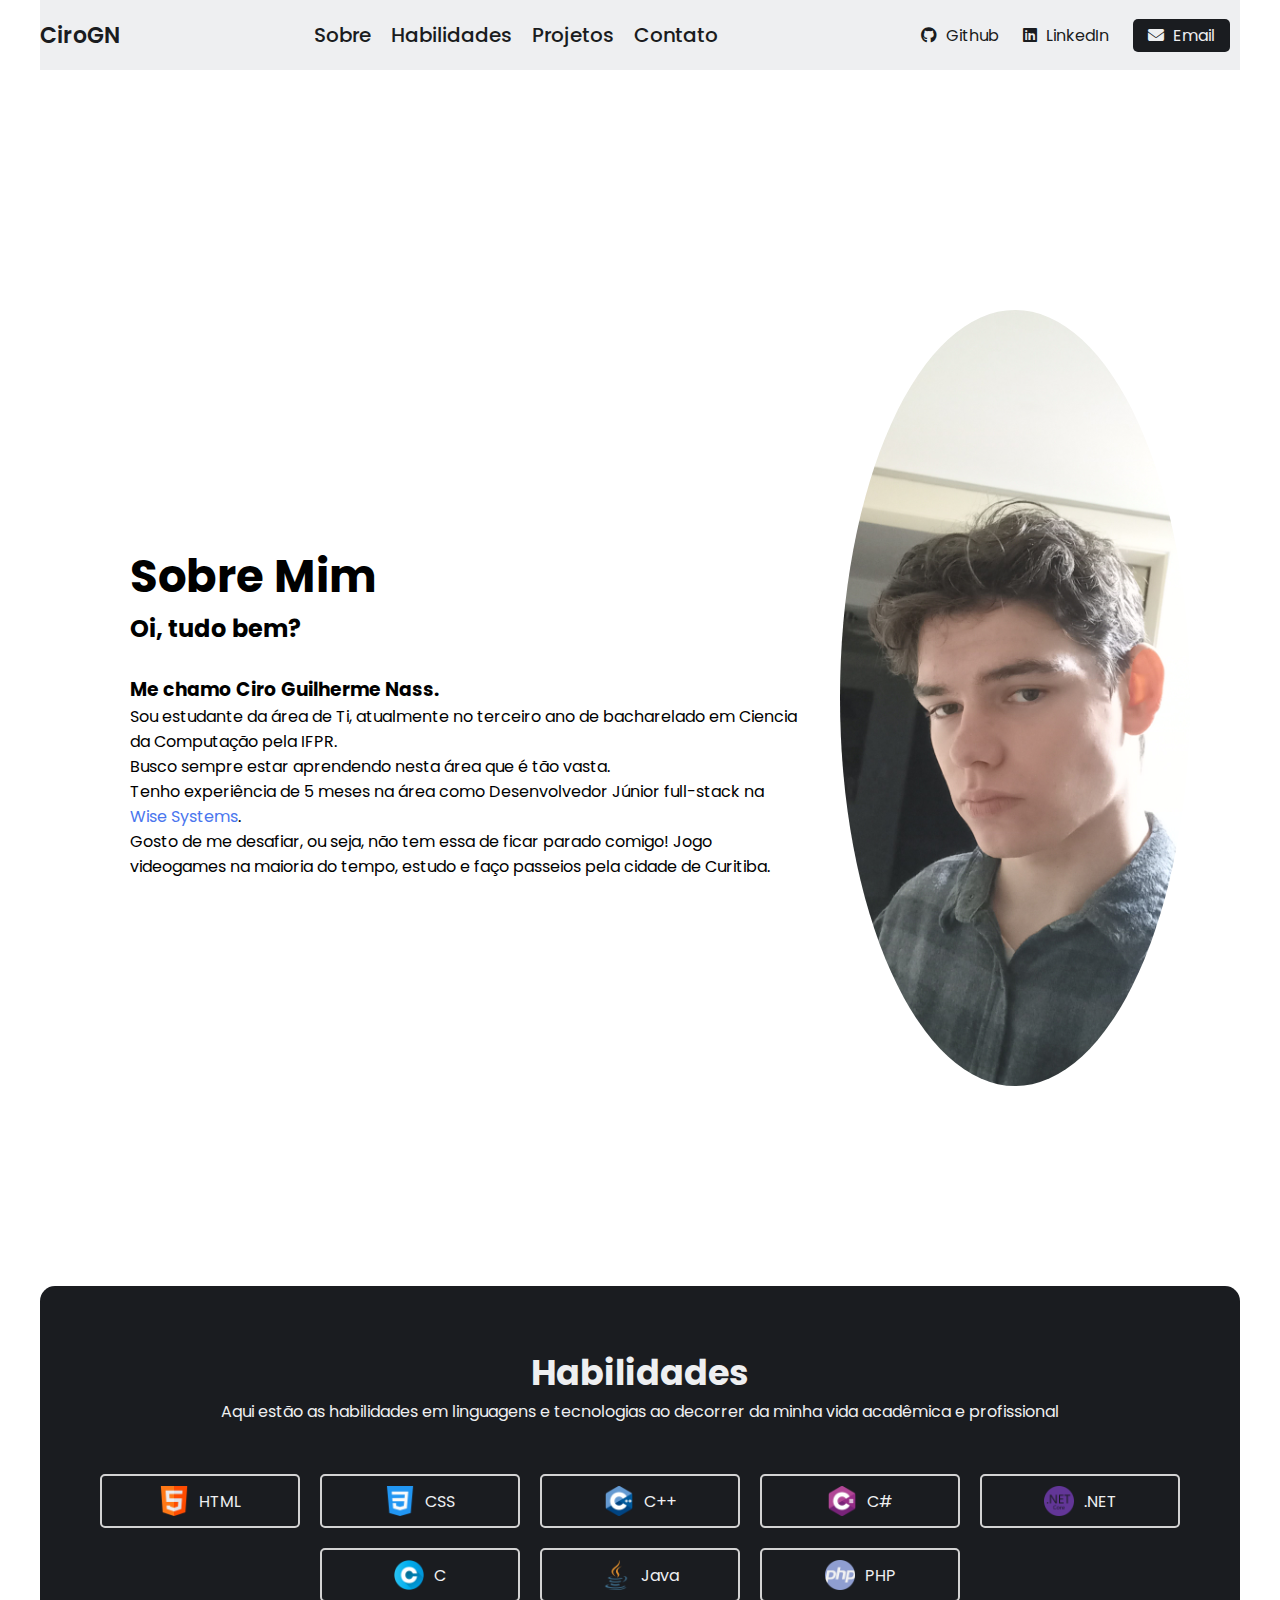
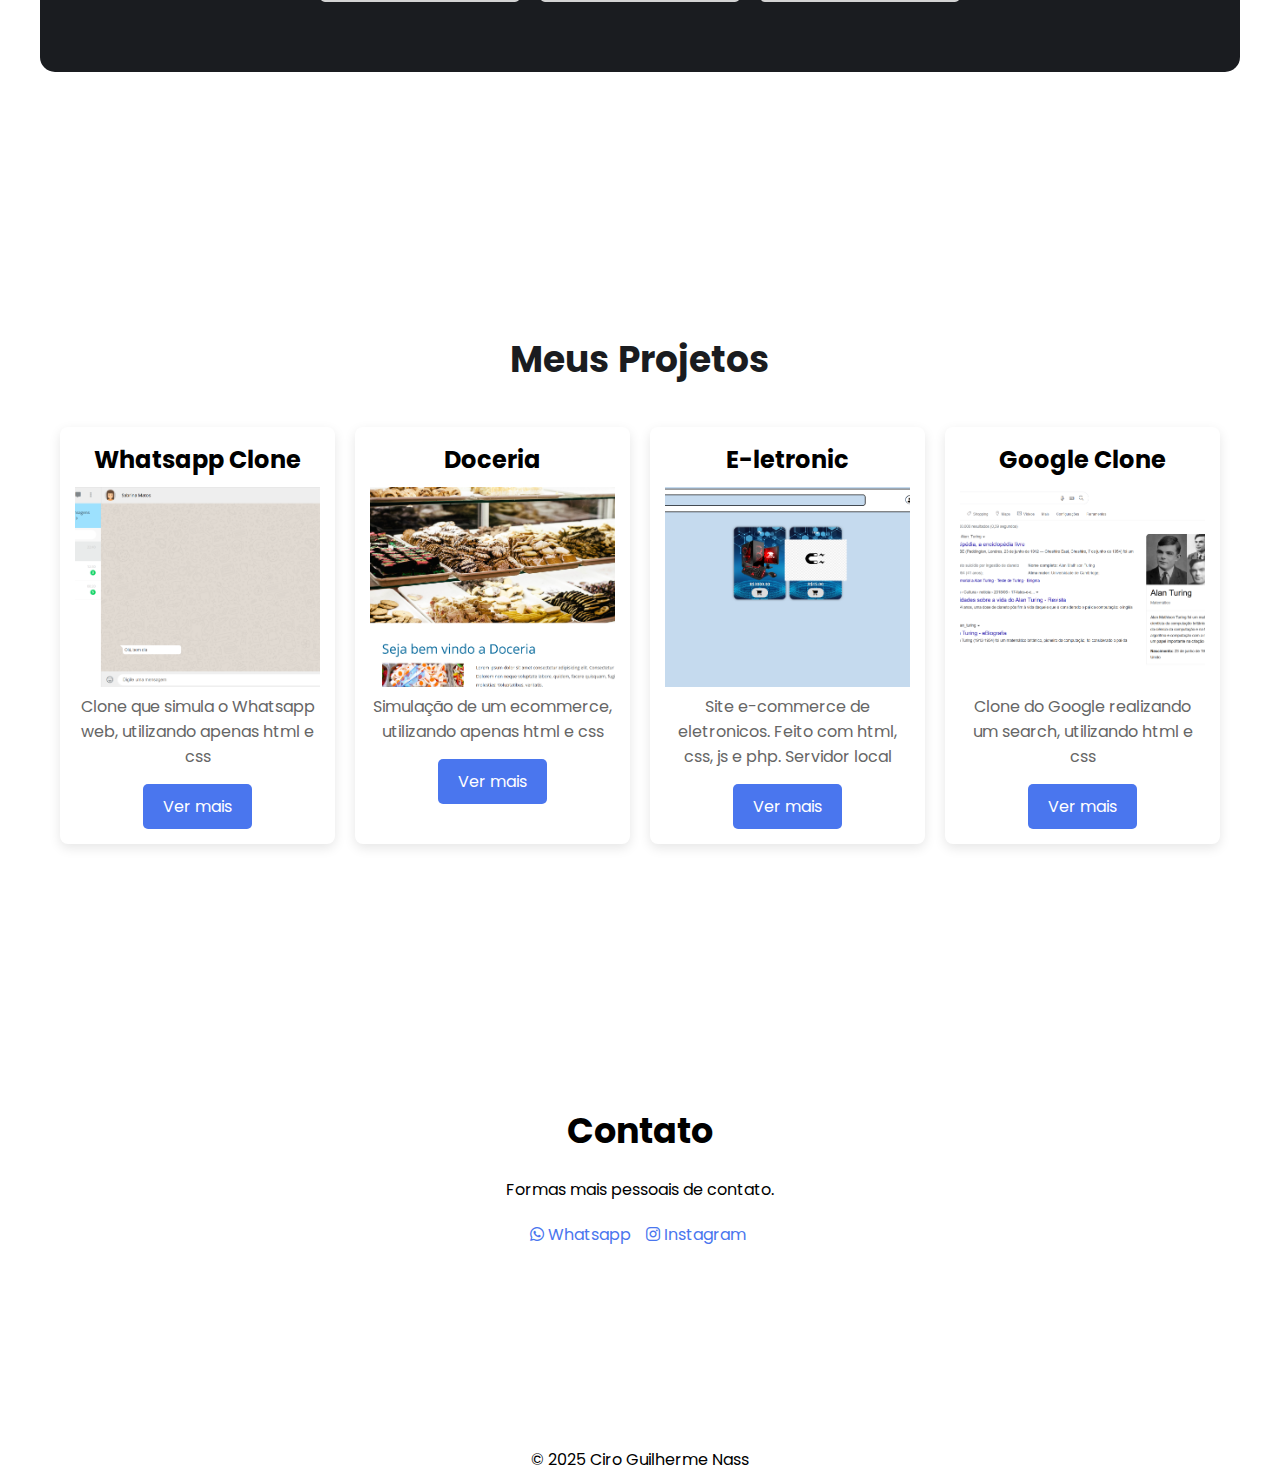
<file: index.html>
<!DOCTYPE html>
<html lang="pt-br">
<head>
    <meta charset="UTF-8">
    <meta name="viewport" content="width=device-width, initial-scale=1.0">
    <link rel="preconnect" href="https://fonts.googleapis.com">
    <link rel="preconnect" href="https://fonts.gstatic.com" crossorigin>
    <link href="https://fonts.googleapis.com/css2?family=Poppins:ital,wght@0,100;0,200;0,300;0,400;0,500;0,600;0,700;0,800;0,900;1,100;1,200;1,300;1,400;1,500;1,600;1,700;1,800;1,900&display=swap" rel="stylesheet">
    <link rel="stylesheet" href="https://cdnjs.cloudflare.com/ajax/libs/font-awesome/6.7.2/css/all.min.css" integrity="sha512-Evv84Mr4kqVGRNSgIGL/F/aIDqQb7xQ2vcrdIwxfjThSH8CSR7PBEakCr51Ck+w+/U6swU2Im1vVX0SVk9ABhg==" crossorigin="anonymous" referrerpolicy="no-referrer" />
    <link rel="stylesheet" href="css/styles.css">
    <link rel="shortcut icon" href="imgs/icons8-estatísticas-do-site-16.png" type="image/x-icon">
    <!-- <script src="main.js"></script> -->
    <title>Portfólio CiroGN</title>
</head>
<body>
    <header class="menu-fixo">
        <nav>
            <div class="left">
                <p class="nome">CiroGN</p>
            </div>
            <div class="center">
                <ul class="nav-menu-list">
                    <li class="nav-list"><a href="#sobre" class="nav-link">Sobre</a></li>
                    <li class="nav-list"><a href="#habilidades" class="nav-link">Habilidades</a></li>
                    <li class="nav-list"><a href="#projetos" class="nav-link">Projetos</a></li>
                    <li class="nav-list"><a href="#contato" class="nav-link">Contato</a></li>
                </ul>
            </div>
            <div class="right">
                <a href="http://github.com/CiroGN" target="_blank" rel="noopener noreferrer">
                    <i class="fa-brands fa-github"></i>
                    <span>Github</span>
                </a>
                
                <a href="https://www.linkedin.com/in/ciro-guilherme-nass-0213a625b/" target="_blank" rel="noopener noreferrer">
                    <i class="fa-brands fa-linkedin"></i>
                    <span>LinkedIn</span>
                </a>
                
                <a href="mailto:ciroguilhermenass@gmail.com" target="_blank">
                    <i class="fa-solid fa-envelope"></i>
                    <span>Email</span>
                </a>
            </div>

        </nav>
    </header>
        
    <main>
        <section class="sobre" id="sobre">
            <div class="sobre-container">
                <h1>Sobre Mim</h1>
                <h2>Oi, tudo bem?</h2>
                <h3><br>Me chamo Ciro Guilherme Nass.</h3>
                <p>Sou estudante da área de Ti, atualmente no terceiro ano
                    de bacharelado em Ciencia da Computação pela IFPR. <br>Busco sempre estar aprendendo nesta área que é tão vasta. <br>
                    Tenho experiência de 5 meses na área como Desenvolvedor Júnior full-stack na <a href="https://www.wises.com.br" target="_blank" id="link">Wise Systems</a>. <br>
                    Gosto de me desafiar, ou seja, não tem essa de ficar parado comigo! Jogo videogames na maioria do tempo, estudo e faço passeios pela cidade de Curitiba.
                </p>
            </div>
            <div class="img-container">
                <img src="imgs/20240525_194741.jpg" alt="Ciro Guilherme Nass">
            </div>
        </section>
        
        <section id="habilidades" class="habilidades-section">
            <h1>Habilidades</h1>
            <div class="texto">
                <p>Aqui estão as habilidades em linguagens e tecnologias ao decorrer da minha vida acadêmica e profissional</p>
            </div>
            <div class="icones">
                <div class="icone">
                    <img src="imgs/html.png" alt="HTML">
                    <span>HTML</span>
                </div>

                <div class="icone">
                    <img src="imgs/css-3.png" alt="CSS">
                    <span>CSS</span>
                </div>

                <div class="icone">
                    <img src="imgs/c-.png" alt="C++">
                    <span>C++</span>
                </div>

                <div class="icone">
                    <img src="imgs/c-sharp.png" alt="C#">
                    <span>C#</span>
                </div>
                
                <div class="icone">
                    <img src="imgs/NET core.png" alt=".NET">
                    <span>.NET</span>
                </div>

                <div class="icone">
                    <img src="imgs/letter-c.png" alt="C">
                    <span>C</span>
                </div>

                <div class="icone">
                    <img src="imgs/java.png" alt="Java">
                    <span>Java</span>
                </div>

                <div class="icone">
                    <img src="imgs/php.png" alt="PHP">
                    <span>PHP</span>
                </div>
            </div>
        </section>
        
        <section id="projetos" class="projetos-section">
            <h1>Meus Projetos</h1>
            <div class="projetos-container">
                <div class="projeto-card">
                    <div class="projeto-info">
                        <h2>Whatsapp Clone</h2>
                        <img src="imgs/Captura de tela 2025-01-23 185251.jpg" alt="Projeto 1">
                        <p>Clone que simula o Whatsapp web, utilizando apenas html e css</p>
                        <a href="https://github.com/CiroGN/TraineeWise/tree/main/Cursos/CursoHtmlECss/WhatsaapClone/6_WHATSAPP_WEB_CLONE" target="_blank" class="btn-projeto">Ver mais</a>
                    </div>
                </div>
                <div class="projeto-card">
                    <div class="projeto-info">
                        <h2>Doceria</h2>
                        <img src="imgs/Captura de tela 2025-01-23 185412.png" alt="Projeto 2">
                        <p>Simulação de um ecommerce, utilizando apenas html e css</p>
                        <a href="https://github.com/CiroGN/TraineeWise/tree/main/Cursos/CursoHtmlECss/Doceria" target="_blank" class="btn-projeto">Ver mais</a>
                    </div>
                </div>
                <div class="projeto-card">
                    <div class="projeto-info">
                        <h2>E-letronic</h2>
                        <img src="imgs/image.png" alt="Projeto 2">
                        <p>Site e-commerce de eletronicos. Feito com html, css, js e php. Servidor local</p>
                        <a href="https://github.com/CiroGN/E-Letronic" target="_blank" class="btn-projeto">Ver mais</a>
                    </div>
                </div>
                <div class="projeto-card">
                    <div class="projeto-info">
                        <h2>Google Clone</h2>
                        <img src="imgs/Captura de tela 2025-01-23 190700.png" alt="Projeto 2">
                        <p>Clone do Google realizando um search, utilizando html e css</p>
                        <a href="https://github.com/CiroGN/TraineeWise/tree/main/Cursos/CursoHtmlECss/GoogleClone/projeto_curso" target="_blank" class="btn-projeto">Ver mais</a>
                    </div>
                </div>
            </div>
        </section>

        <section id="contato" class="contato-section">
            <h1>Contato</h1>
            <div class="texto-contato">
                <p class="text-contato">Formas mais pessoais de contato.</p>
            </div>
            <div class="icones-contato">

                <a href="https://wa.me/5541984416871" target="_blank" rel="noopener noreferrer">
                    <i class="fa-brands fa-whatsapp"></i>
                    <span>Whatsapp</span>
                </a>
                
                <a href="https://www.instagram.com/ciro.gn/" target="_blank" rel="noopener noreferrer">
                    <i class="fa-brands fa-instagram"></i>
                    <span>Instagram</span>
                </a>   
            </div>
            <div class="contato-mobile">
                <a href="http://github.com/CiroGN" target="_blank" rel="noopener noreferrer">
                    <i class="fa-brands fa-github"></i>
                    <span>Github</span>
                </a>
                
                <a href="https://www.linkedin.com/in/ciro-guilherme-nass-0213a625b/" target="_blank" rel="noopener noreferrer">
                    <i class="fa-brands fa-linkedin"></i>
                    <span>LinkedIn</span>
                </a>
                
                <a href="mailto:ciroguilhermenass@gmail.com" target="_blank">
                    <i class="fa-solid fa-envelope"></i>
                    <span>Email</span>
                </a>
            </div>
        </section>
    </main>

    <footer>
        <p>&copy; 2025 Ciro Guilherme Nass</p>
    </footer>
</body>
</html>
</file>
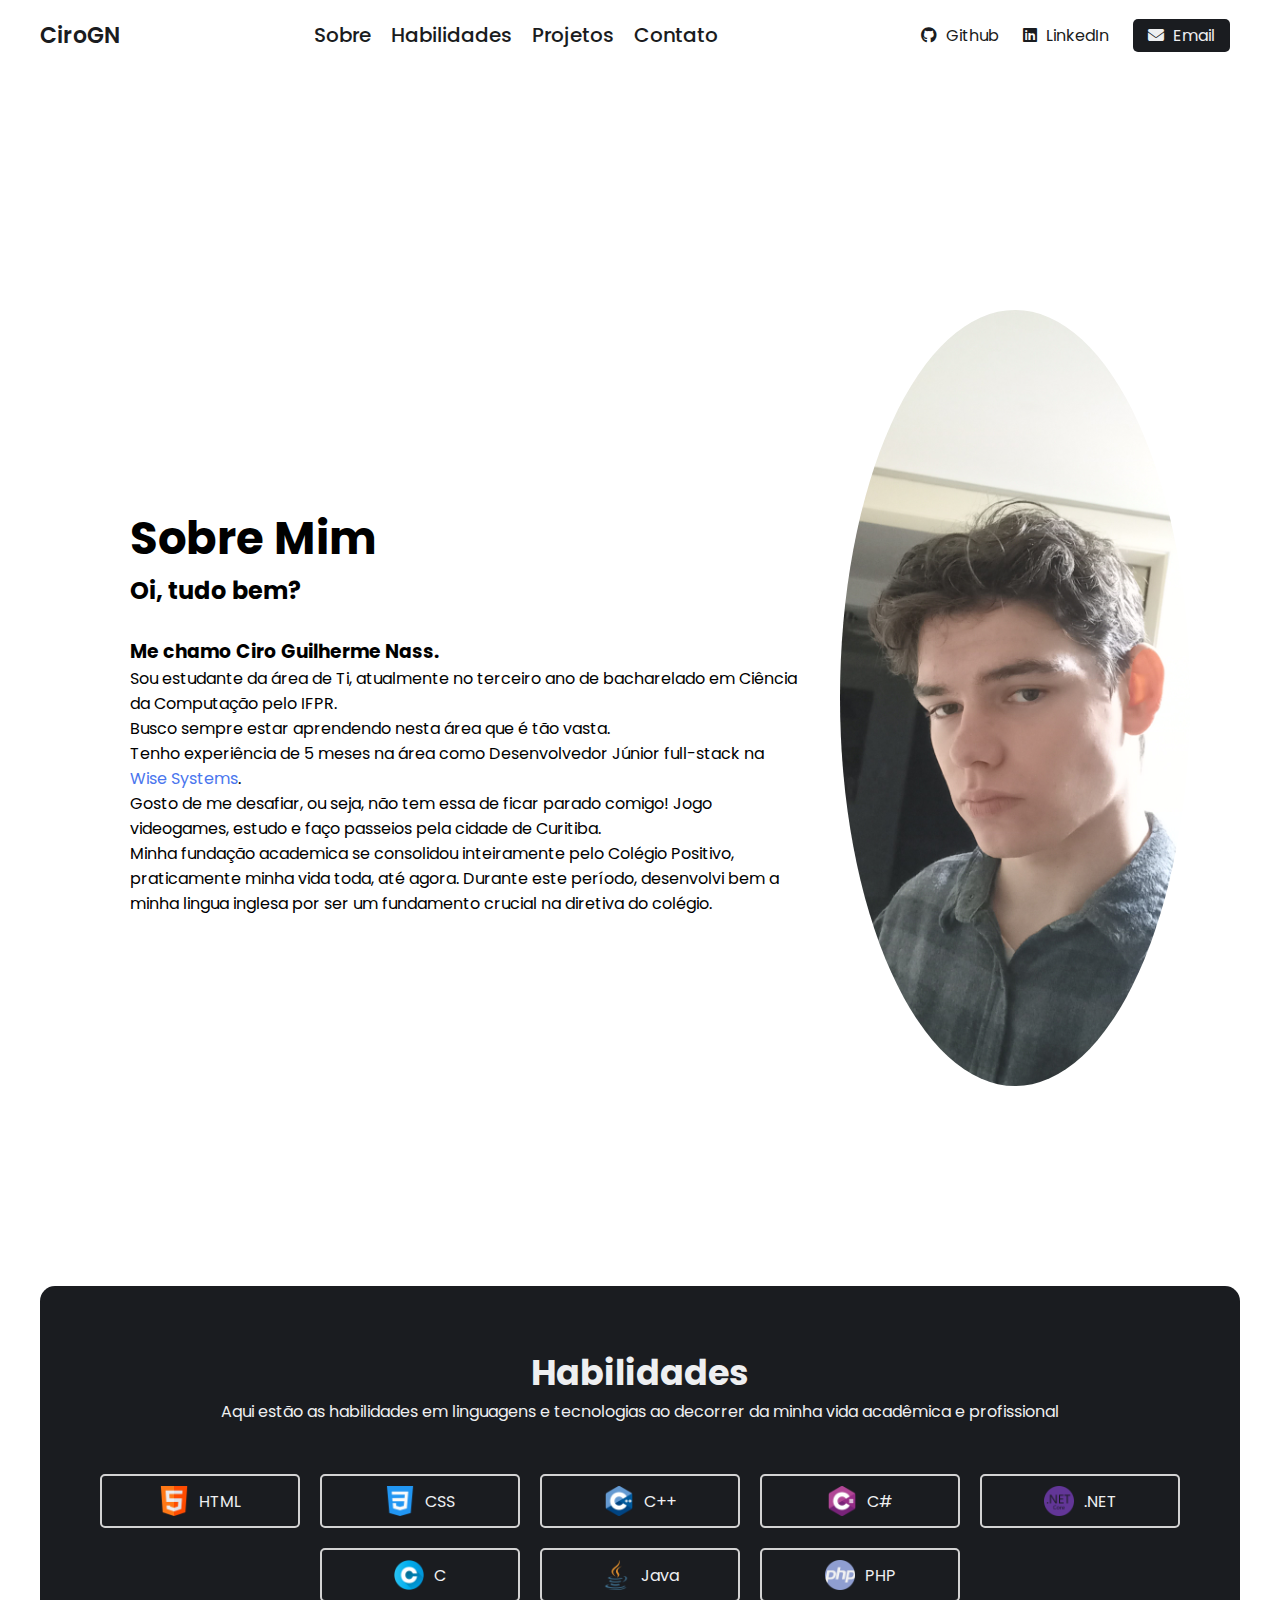
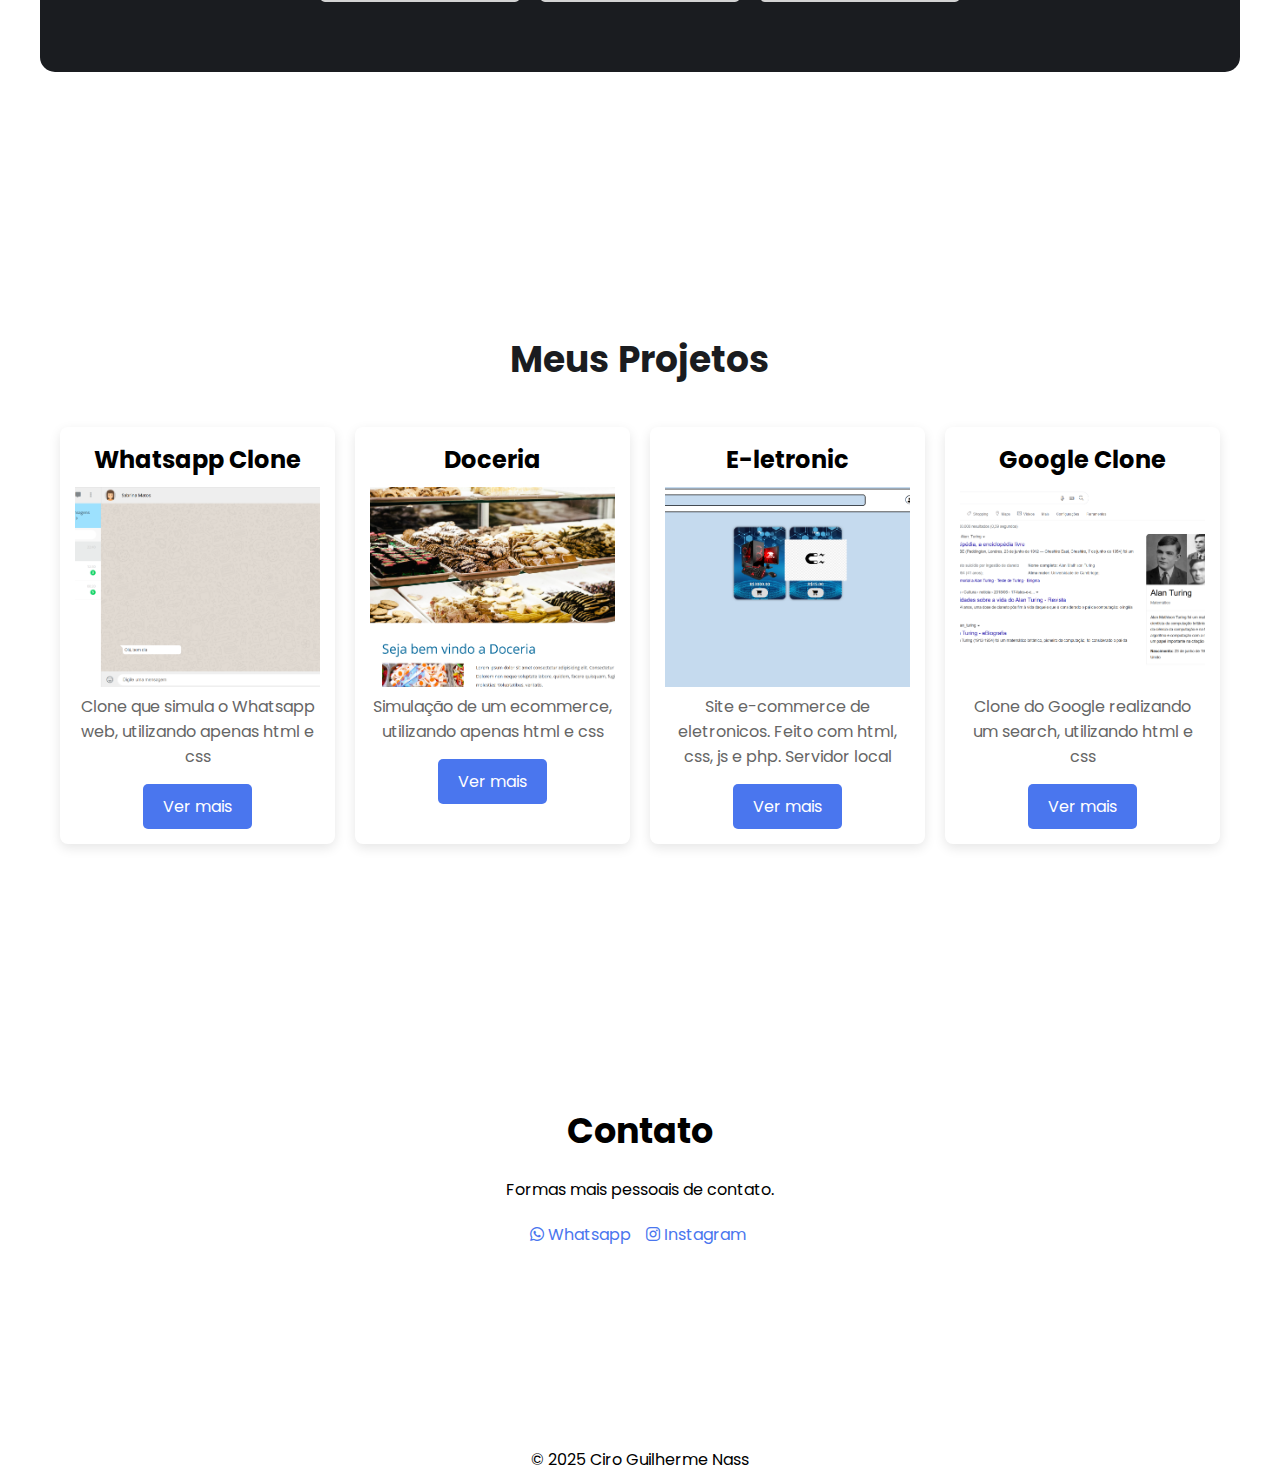
<file: src/index.html>
<!DOCTYPE html>
<html lang="pt-br">
<head>
    <meta charset="UTF-8">
    <meta name="viewport" content="width=device-width, initial-scale=1.0">
    <link rel="preconnect" href="https://fonts.googleapis.com">
    <link rel="preconnect" href="https://fonts.gstatic.com" crossorigin>
    <link href="https://fonts.googleapis.com/css2?family=Poppins:ital,wght@0,100;0,200;0,300;0,400;0,500;0,600;0,700;0,800;0,900;1,100;1,200;1,300;1,400;1,500;1,600;1,700;1,800;1,900&display=swap" rel="stylesheet">
    <link rel="stylesheet" href="https://cdnjs.cloudflare.com/ajax/libs/font-awesome/6.7.2/css/all.min.css" integrity="sha512-Evv84Mr4kqVGRNSgIGL/F/aIDqQb7xQ2vcrdIwxfjThSH8CSR7PBEakCr51Ck+w+/U6swU2Im1vVX0SVk9ABhg==" crossorigin="anonymous" referrerpolicy="no-referrer" />
    <link rel="stylesheet" href="css/styles.css">
    <link rel="shortcut icon" href="imgs/icons8-estatísticas-do-site-16.png" type="image/x-icon">
    <!-- <script src="main.js"></script> -->
    <title>Portfólio CiroGN</title>
</head>
<body>
    <header class="menu-fixo">
        <nav>
            <div class="left">
                <p class="nome">CiroGN</p>
            </div>
            <div class="center">
                <ul class="nav-menu-list">
                    <li class="nav-list"><a href="#sobre" class="nav-link">Sobre</a></li>
                    <li class="nav-list"><a href="#habilidades" class="nav-link">Habilidades</a></li>
                    <li class="nav-list"><a href="#projetos" class="nav-link">Projetos</a></li>
                    <li class="nav-list"><a href="#contato" class="nav-link">Contato</a></li>
                </ul>
            </div>
            <div class="right">
                <a href="http://github.com/CiroGN" target="_blank" rel="noopener noreferrer">
                    <i class="fa-brands fa-github"></i>
                    <span>Github</span>
                </a>
                
                <a href="https://www.linkedin.com/in/ciro-guilherme-nass-0213a625b/" target="_blank" rel="noopener noreferrer">
                    <i class="fa-brands fa-linkedin"></i>
                    <span>LinkedIn</span>
                </a>
                
                <a href="mailto:ciroguilhermenass@gmail.com" target="_blank">
                    <i class="fa-solid fa-envelope"></i>
                    <span>Email</span>
                </a>
            </div>

        </nav>
    </header>
        
    <main>
        <section class="sobre" id="sobre">
            <div class="sobre-container">
                <h1>Sobre Mim</h1>
                <h2>Oi, tudo bem?</h2>
                <h3><br>Me chamo Ciro Guilherme Nass.</h3>
                <p>Sou estudante da área de Ti, atualmente no terceiro ano
                    de bacharelado em Ciência da Computação pelo IFPR. <br>Busco sempre estar aprendendo nesta área que é tão vasta. <br>
                    Tenho experiência de 5 meses na área como Desenvolvedor Júnior full-stack na <a href="https://www.wises.com.br" target="_blank" id="link">Wise Systems</a>. <br>
                    Gosto de me desafiar, ou seja, não tem essa de ficar parado comigo! Jogo videogames, estudo e faço passeios pela cidade de Curitiba.<br>
                    Minha fundação academica se consolidou inteiramente pelo Colégio Positivo, praticamente minha vida toda, até agora. Durante este período, desenvolvi bem a minha lingua inglesa por ser um fundamento crucial
                    na diretiva do colégio.
                </p>
            </div>
            <div class="img-container">
                <img src="imgs/20240525_194741.jpg" alt="Ciro Guilherme Nass">
            </div>
        </section>
        
        <section id="habilidades" class="habilidades-section">
            <h1>Habilidades</h1>
            <div class="texto">
                <p>Aqui estão as habilidades em linguagens e tecnologias ao decorrer da minha vida acadêmica e profissional</p>
            </div>
            <div class="icones">
                <div class="icone">
                    <img src="imgs/html.png" alt="HTML">
                    <span>HTML</span>
                </div>

                <div class="icone">
                    <img src="imgs/css-3.png" alt="CSS">
                    <span>CSS</span>
                </div>

                <div class="icone">
                    <img src="imgs/c-.png" alt="C++">
                    <span>C++</span>
                </div>

                <div class="icone">
                    <img src="imgs/c-sharp.png" alt="C#">
                    <span>C#</span>
                </div>
                
                <div class="icone">
                    <img src="imgs/NET core.png" alt=".NET">
                    <span>.NET</span>
                </div>

                <div class="icone">
                    <img src="imgs/letter-c.png" alt="C">
                    <span>C</span>
                </div>

                <div class="icone">
                    <img src="imgs/java.png" alt="Java">
                    <span>Java</span>
                </div>

                <div class="icone">
                    <img src="imgs/php.png" alt="PHP">
                    <span>PHP</span>
                </div>
            </div>
        </section>
        
        <section id="projetos" class="projetos-section">
            <h1>Meus Projetos</h1>
            <div class="projetos-container">
                <div class="projeto-card">
                    <div class="projeto-info">
                        <h2>Whatsapp Clone</h2>
                        <img src="imgs/Captura de tela 2025-01-23 185251.jpg" alt="Projeto 1">
                        <p>Clone que simula o Whatsapp web, utilizando apenas html e css</p>
                        <a href="https://github.com/CiroGN/TraineeWise/tree/main/Cursos/CursoHtmlECss/WhatsaapClone/6_WHATSAPP_WEB_CLONE" target="_blank" class="btn-projeto">Ver mais</a>
                    </div>
                </div>
                <div class="projeto-card">
                    <div class="projeto-info">
                        <h2>Doceria</h2>
                        <img src="imgs/Captura de tela 2025-01-23 185412.png" alt="Projeto 2">
                        <p>Simulação de um ecommerce, utilizando apenas html e css</p>
                        <a href="https://github.com/CiroGN/TraineeWise/tree/main/Cursos/CursoHtmlECss/Doceria" target="_blank" class="btn-projeto">Ver mais</a>
                    </div>
                </div>
                <div class="projeto-card">
                    <div class="projeto-info">
                        <h2>E-letronic</h2>
                        <img src="imgs/image.png" alt="Projeto 2">
                        <p>Site e-commerce de eletronicos. Feito com html, css, js e php. Servidor local</p>
                        <a href="https://github.com/CiroGN/E-Letronic" target="_blank" class="btn-projeto">Ver mais</a>
                    </div>
                </div>
                <div class="projeto-card">
                    <div class="projeto-info">
                        <h2>Google Clone</h2>
                        <img src="imgs/Captura de tela 2025-01-23 190700.png" alt="Projeto 2">
                        <p>Clone do Google realizando um search, utilizando html e css</p>
                        <a href="https://github.com/CiroGN/TraineeWise/tree/main/Cursos/CursoHtmlECss/GoogleClone/projeto_curso" target="_blank" class="btn-projeto">Ver mais</a>
                    </div>
                </div>
            </div>
        </section>

        <section id="contato" class="contato-section">
            <h1>Contato</h1>
            <div class="texto-contato">
                <p class="text-contato">Formas mais pessoais de contato.</p>
            </div>
            <div class="icones-contato">

                <a href="https://wa.me/5541984416871" target="_blank" rel="noopener noreferrer">
                    <i class="fa-brands fa-whatsapp"></i>
                    <span>Whatsapp</span>
                </a>
                
                <a href="https://www.instagram.com/ciro.gn/" target="_blank" rel="noopener noreferrer">
                    <i class="fa-brands fa-instagram"></i>
                    <span>Instagram</span>
                </a>   
            </div>
            <div class="contato-mobile">
                <a href="http://github.com/CiroGN" target="_blank" rel="noopener noreferrer">
                    <i class="fa-brands fa-github"></i>
                    <span>Github</span>
                </a>
                
                <a href="https://www.linkedin.com/in/ciro-guilherme-nass-0213a625b/" target="_blank" rel="noopener noreferrer">
                    <i class="fa-brands fa-linkedin"></i>
                    <span>LinkedIn</span>
                </a>
                
                <a href="mailto:ciroguilhermenass@gmail.com" target="_blank">
                    <i class="fa-solid fa-envelope"></i>
                    <span>Email</span>
                </a>
            </div>
        </section>
    </main>

    <footer>
        <p>&copy; 2025 Ciro Guilherme Nass</p>
    </footer>
</body>
</html>
</file>
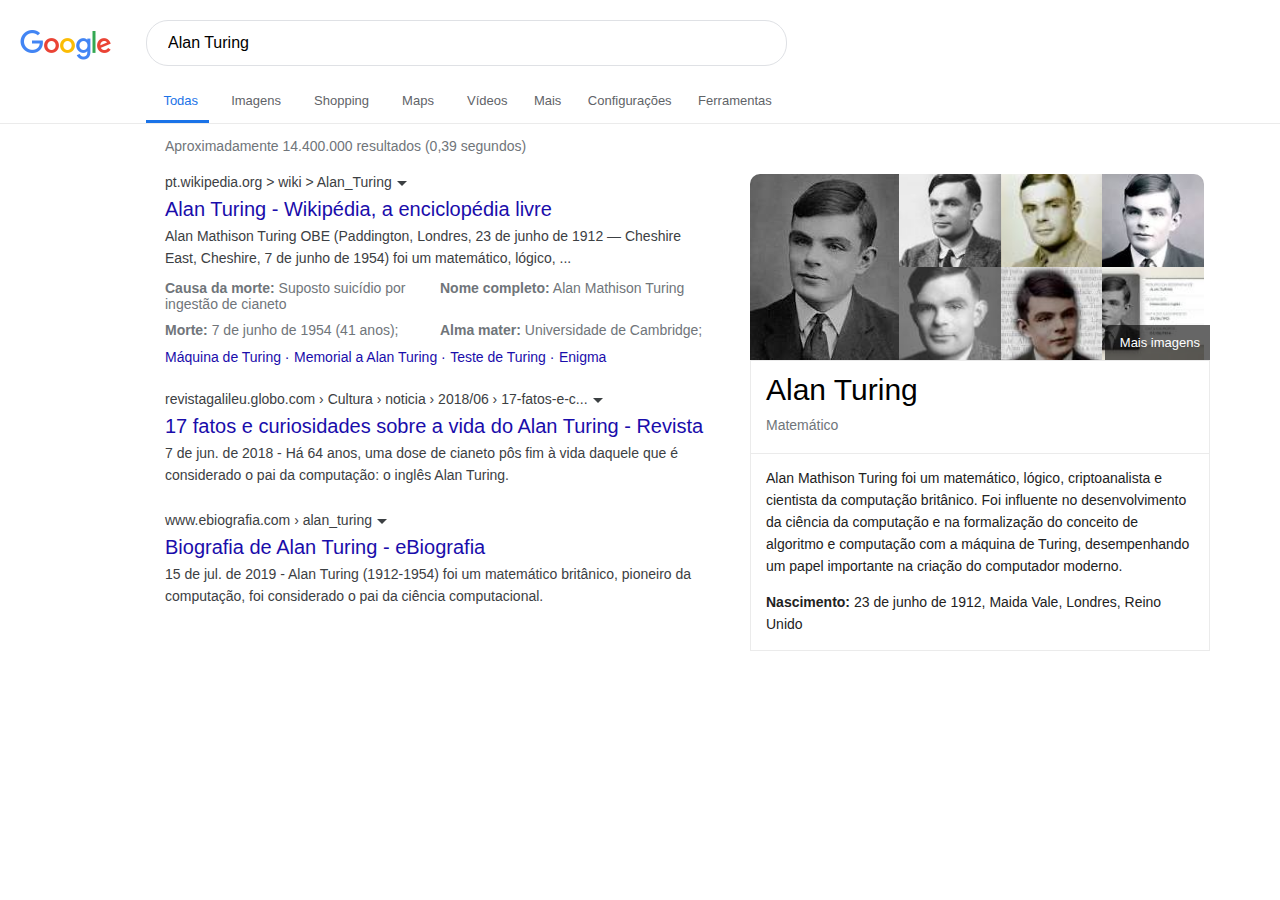
<file: CloneGoogle/src/index.html>
<!DOCTYPE html>
<html lang="pt-br">
<head>
  <meta charset="UTF-8">
  <meta name="viewport" content="width=device-width, initial-scale=1.0">
  <title>Alan Turing - Pesquisa Google</title>
  <link rel="shortcut icon" href="img/favicon.ico" type="image/x-icon">
  <!-- Font Icon -->
  <link rel="stylesheet" href="https://cdn.linearicons.com/free/1.0.0/icon-font.min.css">
  <!-- Styles -->
  <link rel="stylesheet" href="css/styles.css">
</head>
<body>
  <header>
    <div id="input-box">
      <img src="img/google_logo.png" alt="Google Logo">
      <form action="">
        <input type="text" value="Alan Turing" name="search">
        <span class="lnr lnr-magnifier" id="search-icon"></span>
        <span class="lnr lnr-keyboard" id="keyboard-icon"></span>
        <span class="lnr lnr-mic" id="mic-icon"></span>
      </form>
    </div>
    <nav>
      <ul id="links-list">
        <li class="active-link"><a href="#"><span class="lnr lnr-magnifier"></span> Todas</a></li>
        <li><a href="#"><span class="lnr lnr-picture"></span> Imagens</a></li>
        <li><a href="#"><span class="lnr lnr-tag"></span> Shopping</a></li>
        <li><a href="#"><span class="lnr lnr-map-marker"></span> Maps</a></li>
        <li><a href="#"><span class="lnr lnr-film-play"></span> Vídeos</a></li>
        <li><a href="#">Mais</a></li>
        <li><a href="#">Configurações</a></li>
        <li><a href="#">Ferramentas</a></li>
      </ul>
    </nav>
  </header>
  <div class="container">
    <main>
      <p id="results">Aproximadamente 14.400.000 resultados (0,39 segundos)</p>
      <div class="search-result-box">
        <a class="ref-link" href="#">pt.wikipedia.org > wiki > Alan_Turing <span class="triangle"></span></a>
        <a class="main-link" href="#">Alan Turing - Wikipédia, a enciclopédia livre</a>
        <p class="search-result-desc">Alan Mathison Turing OBE (Paddington, Londres, 23 de junho de 1912 — Cheshire East, Cheshire, 7 de junho de 1954) foi um matemático, lógico, ...</p>
        <div class="info-box">
          <p class="info"><span class="info-title">Causa da morte:</span> Suposto suicídio por ingestão de cianeto</p>
          <p class="info"><span class="info-title">Nome completo‎:</span> Alan Mathison Turing</p>
          <p class="info"><span class="info-title">Morte:</span> 7 de junho de 1954 (41 anos);</p>
          <p class="info"><span class="info-title">Alma mater:</span> Universidade de Cambridge;</p>
        </div>
        <div class="related-results">
          <ul>
            <li><a href="#">Máquina de Turing &#183;</a></li>
            <li><a href="#">Memorial a Alan Turing &#183;</a></li>
            <li><a href="#">Teste de Turing &#183;</a></li>
            <li><a href="#">Enigma</a></li>
          </ul>
        </div>
      </div>
      <div class="search-result-box">
        <a class="ref-link" href="#">revistagalileu.globo.com › Cultura › noticia › 2018/06 › 17-fatos-e-c... <span class="triangle"></span></a>
        <a class="main-link" href="#">17 fatos e curiosidades sobre a vida do Alan Turing - Revista</a>
        <p class="search-result-desc"><span class="result-date">7 de jun. de 2018 -</span> Há 64 anos, uma dose de cianeto pôs fim à vida daquele que é considerado o pai da computação: o inglês Alan Turing.</p>
      </div>
      <div class="search-result-box">
        <a class="ref-link" href="#">www.ebiografia.com › alan_turing <span class="triangle"></span></a>
        <a class="main-link" href="#">Biografia de Alan Turing - eBiografia</a>
        <p class="search-result-desc"><span class="result-date">15 de jul. de 2019 -</span> Alan Turing (1912-1954) foi um matemático britânico, pioneiro da computação, foi considerado o pai da ciência computacional.</p>
      </div>
    </main>
    <aside>
      <div id="gallery-box">
          <img id="first-img" src="img/turing1.jpg" alt="Alan Turing 1">
          <div id="gallery">
            <div id="gallery-img1"></div>
            <div id="gallery-img2"></div>
            <div id="gallery-img3"></div>
            <div id="gallery-img4"></div>
            <div id="gallery-img5"></div>
            <div id="gallery-img6"></div>
          </div>
          <a id="moreimg-btn" href="#"><span class="lnr lnr-picture"> </span>Mais imagens</a>
      </div>
      <div id="about-box">
          <div id="name-box">
            <h3 id="name">Alan Turing</h3>
            <p id="role">Matemático</p>
          </div>
          <p class="about-text">Alan Mathison Turing foi um matemático, lógico, criptoanalista e cientista da computação britânico. Foi influente no desenvolvimento da ciência da computação e na formalização do conceito de algoritmo e computação com a máquina de Turing, desempenhando um papel importante na criação do computador moderno.</p>
          <p class="about-text"><span>Nascimento:</span> 23 de junho de 1912, Maida Vale, Londres, Reino Unido</p>
       </div>
    </aside>
  </div>
</body>
</html>
</file>
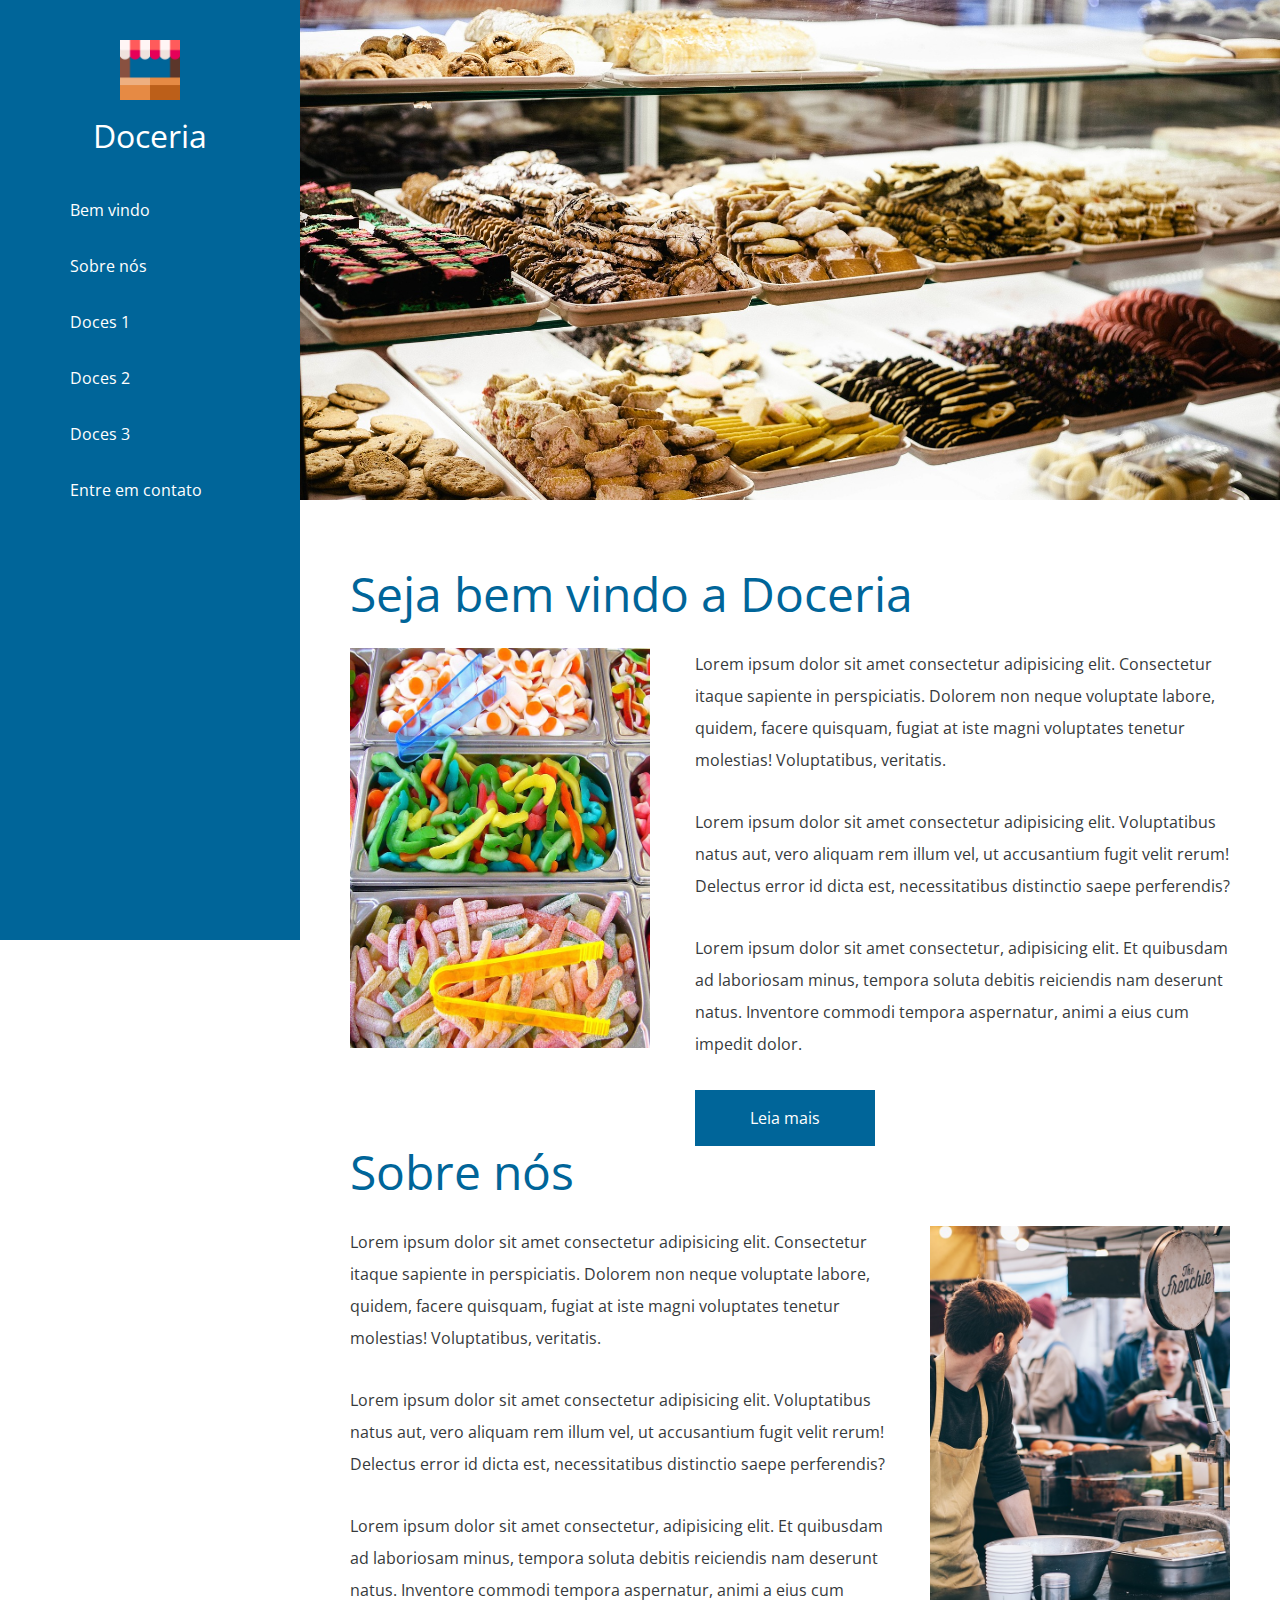
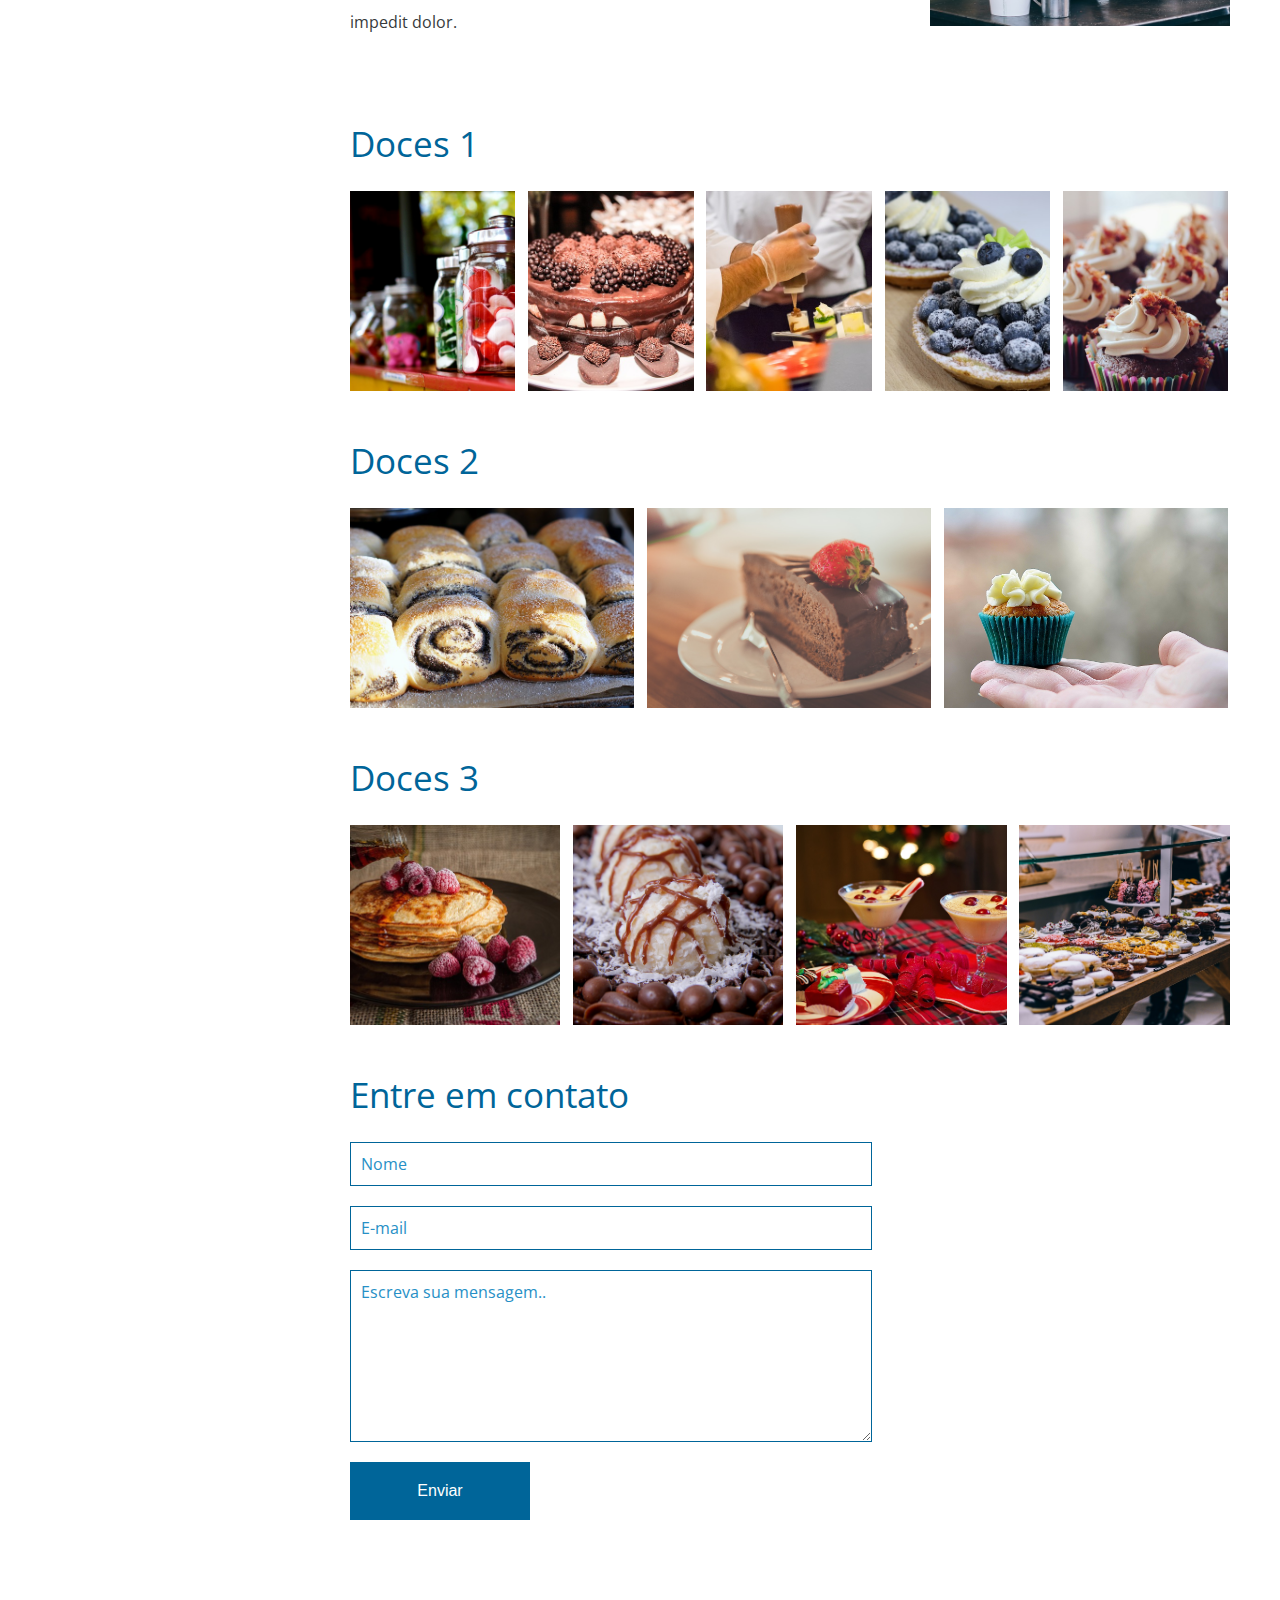
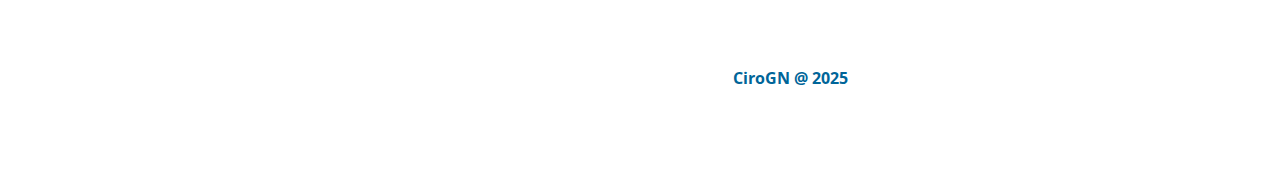
<file: Doceria/src/index.html>
<!DOCTYPE html>
<html lang="pt">
<head>
    <meta charset="UTF-8">
    <meta name="viewport" content="width=device-width, initial-scale=1.0">
    <title>Doceria Single Page</title>
    <link rel="stylesheet" typ="text/css" href="css2/reset.css">
    <link rel="stylesheet" typ="text/css" href="css2/styles.css">
    <link rel="preconnect" href="https://fonts.googleapis.com">
    <link rel="preconnect" href="https://fonts.gstatic.com" crossorigin>
    <link href="https://fonts.googleapis.com/css2?family=Open+Sans:ital,wght@0,300..800;1,300..800&display=swap" rel="stylesheet">
</head>
<body>
    <div class="container">
        <div id="sidebar">
            <div class="sidebar-container">
                <img class="logo-doceria" src="img/stand.png" alt="Logo Doceria">
                <h1>Doceria</h1>
                <nav>
                    <ul>
                        <li><a href="#sessao-bemvindo">Bem vindo</a></li>
                        <li><a href="#sessao-sobre">Sobre nós</a></li>
                        <li><a href="#sessao-doces1">Doces 1</a></li>
                        <li><a href="#sessao-doces2">Doces 2</a></li>
                        <li><a href="#sessao-doces3">Doces 3</a></li>
                        <li><a href="#sessao-contato">Entre em contato</a></li>
                    </ul>
                </nav>
            </div>
        </div>
        <div class="content">
            <main>
                <section id="sessao-bemvindo">
                    <div class="banner"></div>
                    <div class="sessao-bemvindo-content">
                        <h1>Seja bem vindo a Doceria</h1>
                        <div class="sessao-minibanner"></div>
                        <div class="sessao-descricao">
                            <p>Lorem ipsum dolor sit amet consectetur adipisicing elit. Consectetur itaque sapiente in perspiciatis. Dolorem non neque voluptate labore, quidem, facere quisquam, fugiat at iste magni voluptates tenetur molestias! Voluptatibus, veritatis.</p>
                            <p>
                                Lorem ipsum dolor sit amet consectetur adipisicing elit. Voluptatibus natus aut, vero aliquam rem illum vel, ut accusantium fugit velit rerum! Delectus error id dicta est, necessitatibus distinctio saepe perferendis?
                            </p>
                            <p>Lorem ipsum dolor sit amet consectetur, adipisicing elit. Et quibusdam ad laboriosam minus, tempora soluta debitis reiciendis nam deserunt natus. Inventore commodi tempora aspernatur, animi a eius cum impedit dolor.</p>
                            <a href="#" class="sessao-bemvindo-btn">Leia mais</a>
                        </div>
                    </div>
                </section>
                <section id="sessao-sobre">
                    <div class="sessao-content">
                        <h1>Sobre nós</h1>
                        <div class="sessao-minibanner"></div>
                        <div class="sessao-descricao">
                            <p>Lorem ipsum dolor sit amet consectetur adipisicing elit. Consectetur itaque sapiente in perspiciatis. Dolorem non neque voluptate labore, quidem, facere quisquam, fugiat at iste magni voluptates tenetur molestias! Voluptatibus, veritatis.</p>
                            <p>
                                Lorem ipsum dolor sit amet consectetur adipisicing elit. Voluptatibus natus aut, vero aliquam rem illum vel, ut accusantium fugit velit rerum! Delectus error id dicta est, necessitatibus distinctio saepe perferendis?
                            </p>
                            <p>Lorem ipsum dolor sit amet consectetur, adipisicing elit. Et quibusdam ad laboriosam minus, tempora soluta debitis reiciendis nam deserunt natus. Inventore commodi tempora aspernatur, animi a eius cum impedit dolor.</p>
                        </div>
                    </div>
                </section>
                <section id="sessao-doces1">
                    <h2>Doces 1</h2>
                    <div class="doces1-imgs banner-galeria" id="img1"></div>
                    <div class="doces1-imgs banner-galeria" id="img2"></div>
                    <div class="doces1-imgs banner-galeria" id="img3"></div>
                    <div class="doces1-imgs banner-galeria" id="img4"></div>
                    <div class="doces1-imgs banner-galeria" id="img5"></div>
                </section>
                <section id="sessao-doces2">
                    <h2>Doces 2</h2>
                    <div class="doces2-imgs banner-galeria" id="img6"></div>
                    <div class="doces2-imgs banner-galeria" id="img7"></div>
                    <div class="doces2-imgs banner-galeria" id="img8"></div>
                </section>
                <section id="sessao-doces3">
                    <h2>Doces 3</h2>
                    <div class="doces3-imgs banner-galeria" id="img9"></div>
                    <div class="doces3-imgs banner-galeria" id="img10"></div>
                    <div class="doces3-imgs banner-galeria" id="img11"></div>
                    <div class="doces3-imgs banner-galeria" id="img12"></div>
                </section>
                <section id="sessao-contato">
                    <h2>Entre em contato</h2>
                    <form id="form-contato">
                        <input type="text" name="name" placeholder="Nome">
                        <input type="email" name="email" placeholder="E-mail">
                        <textarea name="message" placeholder="Escreva sua mensagem.."></textarea>
                        <input type="submit" value="Enviar">
                    </form>
                </section>
                <footer>
                    <p>CiroGN @ 2025</p>
                </footer>
            </main>
        </div>
    </div>
</body>
</html>
</file>
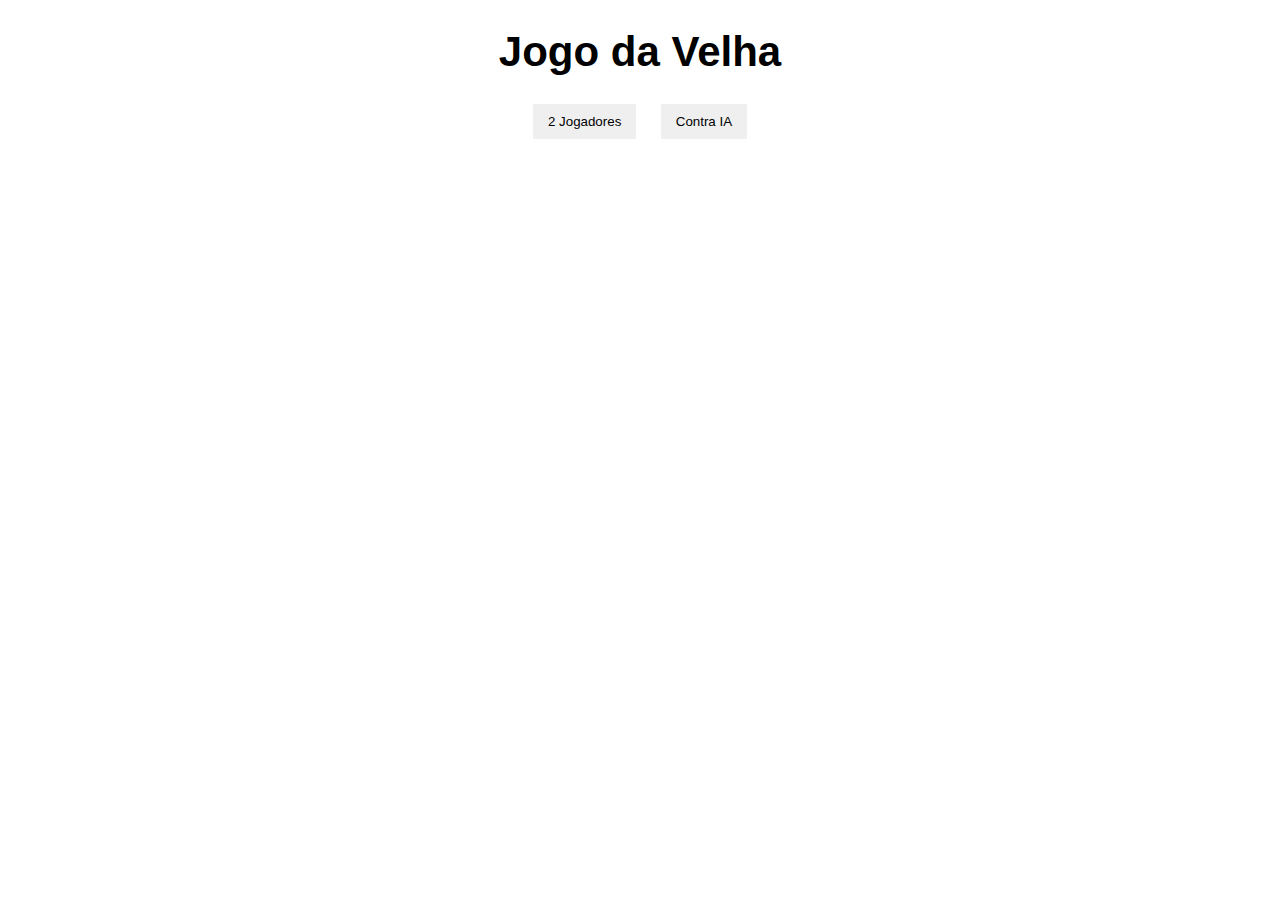
<file: JogoVelha/src/index.html>
<!DOCTYPE html>
<html lang="en">
<head>
    <meta charset="UTF-8">
    <meta name="viewport" content="width=device-width, initial-scale=1.0">
    <title>Jogo da Velha</title>
    <link rel="stylesheet" href="css/styles2.css">
</head>
<body>
    <h1>Jogo da Velha</h1>
    <div id="buttons-container">
        <button id="2-players">2 Jogadores</button>
        <button id="ai-player">Contra IA</button>
    </div>
    <div id="container" class="hide">
        <div class="box" id="block1"></div>
        <div class="box" id="block2"></div>
        <div class="box" id="block3"></div>
        <div class="box" id="block4"></div>
        <div class="box" id="block5"></div>
        <div class="box" id="block6"></div>
        <div class="box" id="block7"></div>
        <div class="box" id="block8"></div>
        <div class="box" id="block9"></div>

        <div id="scoreboard-container">
            <span class="score-box">
                <span id="x-scoreboard">X</span>:
                <span id="scoreboard-1">0</span>
            </span>
            <span class="score-box">
                <span id="o-scoreboard"></span>:
                <span id="scoreboard-2">0</span>
            </span>
        </div>
    </div>
    <div class="hide">
        <div class="x">X</div>
        <div class="o"></div>
    </div>

    <div id="message" class="hide">
        <p>sdasd</p>
    </div>
    <script src="js/scripts2.js"></script>
</body>
</html>
</file>
<file: css/styles.css>
:root{
    --text-color: #1a1c20;
    --link-color: #4a76ee;
    --background-color: #eeeff1;

}

* {
    margin: 0;
    padding: 0;
    box-sizing: border-box;
    font-family: 'Poppins', sans-serif;
}

footer{
    text-align: center;
    margin-top: 100px;
}

.contato-mobile{
    display: none;
}

html {
    scroll-behavior: smooth;
}

body{
    background-color: #fff;
    width: 100%;
    max-width: 1200px;
    margin: auto;
}



a{
    position: relative;
    color: var(--link-color);
    text-decoration: none;
}

#sobre::before{
    content: "";
    display: block;
    height: 60px;
    margin-top: -60px;
}

#habilidades::before{
    content: "";
    display: block;
    height: 60px;
    margin-top: -60px;
}

#projetos::before{
    content: "";
    display: block;
    height: 60px;
    margin-top: -60px;
}

#projetos::before{
    content: "";
    display: block;
    height: 60px;
    margin-top: -60px;
}

#link {
    font-size: 16px; /* Herda o tamanho da fonte do elemento pai */
    text-decoration: none; /* Remove o sublinhado padrão */
}

a::before {
    content: "";
    position: absolute;
    bottom: 0;
    left: 0;
    width: 100%;
    height: 2px;
    background-color: var(--text-color);
    transform: scaleX(0);
    transform-origin: bottom right;
    transition: transform 0.3s ease;
}

a:hover::before {
    transform: scaleX(1);
    transform-origin: bottom left;
}

::-webkit-scrollbar{
    width: 10px;
    border-radius: 25px;
}
::-webkit-scrollbar-track{
    background: #f1f1f1;
}
::-webkit-scrollbar-thumb{
    background: #ccc;
    border-radius: 30px;
}
::-webkit-scrollbar-thumb:hover{
    background: #bbb;
}

.menu-fixo{
    width: 100%;
    position: relative;
}

/* Nav */
nav{
    position: fixed;
    display: flex;
    justify-content: space-between;
    width: 100%;
    max-width: 1200px;
    align-items: center;
    z-index: 1000;
    transition: .3s;
    background: var(--background-color);
    top: 0;
    flex-wrap: wrap;
}

:target::before{
    content: "";
    display: block;
    height: 60px;
    margin-top: -100px;
}

.left p{
    position: relative;
    color: var(--text-color);
    font-size: 22px;
    font-weight: 600;
}

.right a{
    position: relative;
    color: var(--text-color);
    margin: 0 10px;
}

.center, .nav-menu-list{
    align-items: center;
    display: flex;
    position: relative;
    color: var(--text-color);
    font-size: 20px;
    padding: 5px 10px;
    /* margin-right: 10px; */
    transition: .1s;
}

.nav-list{
    list-style: none;
    display: flex;
    position: relative;
    font-weight: 500;
    padding: 10px;
    /* margin-inline: 20px; */
}

.nav-link{
    text-decoration: none;
    color: var(--text-color);
}

.right a:last-child{
    color: var(--background-color);
    background-color: var(--text-color);
    padding: 5px 15px;
    border-radius: 5px;
}

.right a span{
    margin-left: 5px;
}

/* secao sobre */

.sobre{
    display: flex;
    justify-content: space-between;
    align-items: center;
    padding: 0 50px;
    margin: 50px 0; 
    margin-bottom: 200px;
    margin-top: 200px;
    gap: 40px;
    padding-top: calc(90px + 20px);
}

.sobre-container{
    flex: 5;
    margin-top: 25px;
}

.sobre-container h1{
    font-size: 45px;
}

.sobre-container a{
    font-size: 45px;
}

.img-container{
    flex: 2;
    display: flex;
    justify-content: right;
}

.img-container img{
    width: 350px;
    border-radius: 50%;
}

/*secao habilidades*/

.habilidades-section{
    color: var(--background-color);
    padding: 60px 50px; /* Adiciona espaçamento interno */
    margin: 200px auto; /* Centraliza a seção verticalmente e adiciona espaçamento superior e inferior */
    background-color: var(--text-color);
    border-radius: 15px;
    display: flex;
    flex-direction: column;
    flex-wrap: wrap; /* Permite que os ícones quebrem linha quando necessário */
    justify-content: center; /* Centraliza os ícones horizontalmente */
    box-sizing: border-box;
}


.habilidades-section h1{
    text-align: center;
    font-size: 35px;
}


.texto{
    text-align: center;
    margin-bottom: 20px;
}

.icones{
    display: flex;
    justify-content: center;
    flex-wrap: wrap;
    animation: fadeInUp 0.8s forwards;
    margin-top: 20px;
}

.texto-contato{
    padding-bottom: 20px;
}

.icone{
    display: flex;
    justify-content: center;
    align-items: center;
    gap: 10px;
    
    width: 200px;
    padding: 10px 20px;
    margin: 10px;
    border: 2px solid #d3d3d3;
    border-radius: 5px;
    transition: background-color 1s ease;
}

.icone img{
    top: 0;
    left: 0;
    width: 30px;
    height: 30px;
    object-fit: contain;
    border-radius: 2px;
}

.icone:hover{
    background-color: #545454; /* Animação de elevação */
    animation: reverse 1s;
}

.incones .icone span{
    font-size: 18px;
    color: #fff;
}


.contato-section{
    text-align: center;
    padding: 0 50px;
    margin-top: 200px;
    margin-bottom: 200px;
}

.contato-section h1{
    font-size: 35px;
    padding-bottom: 20px;
}

.icones-contato{
    display: flex;
    justify-content: center;
    margin-top: 0;
    margin: 0 10px;
    margin-left: 5px;
    gap: 15px;
}

/* Seção de Projetos */
.projetos-section {
    padding: 60px 20px;
    text-align: center;
    margin-top: 200px;
    margin-bottom: 200px;
}

.projetos-section h1 {
    font-size: 36px;
    margin-bottom: 40px;
    color: var(--text-color);
}

.projetos-container {
    display: grid;
    grid-template-columns: repeat(auto-fill, minmax(250px, 1fr)); /* Grid responsivo */
    gap: 20px;
    justify-items: center;
}

.projeto-card {
    background-color: #fff;
    border-radius: 8px;
    box-shadow: 0 4px 12px rgba(0, 0, 0, 0.1);
    overflow: hidden;
    transform: scale(1);
    transition: transform 0.3s ease, box-shadow 0.3s ease;
    width: 100%;
    max-width: 300px;
}

.projeto-card img {
    width: 100%;
    height: 200px;
    object-fit: cover;
}

.projeto-info {
    padding: 15px;
}

.projeto-info h2 {
    font-size: 24px;
    margin-bottom: 10px;
}

.projeto-info p {
    font-size: 16px;
    color: #666;
    margin-bottom: 15px;
}

.btn-projeto {
    display: inline-block;
    padding: 10px 20px;
    font-size: 16px;
    color: #fff;
    background-color: var(--link-color);
    text-decoration: none;
    border-radius: 5px;
    transition: background-color 0.3s ease;
}

.btn-projeto:hover {
    background-color: #3e5f9e;
}

/* Efeito de hover para o card */
.projeto-card:hover {
    transform: translateY(-10px); /* Animação de elevação */
    box-shadow: 0 8px 20px #000(0, 0, 0, 0.2);
    border: 1px solid var(--text-color);
    border-radius: 5px;
}
    
}

/* Animação de entrada para os cards */
.projeto-card {
    opacity: 0;
    animation: fadeInUp 0.8s forwards;
}

@keyframes fadeInUp {
    from {
        opacity: 0;
        transform: translateY(20px);
    }
    to {
        opacity: 1;
        transform: translateY(0);
    }
}

/* Responsividade para telas menores */
@media (max-width: 768px) {
    .projeto-card {
        max-width: 100%;
    }
}

@media(max-width: 850px){
    .sobre-container h1{
        font-size: 35px;
    }
}

@media(max-width: 740px){
    .sobre{
        flex-direction: column-reverse;
    }

    .img-container img {
        width: 300px;
    }
}

@media(max-width: 912px){
    nav{
        padding: 0 20px;
    }

    .right a{
        font-size: 22px;
    }

    .right a:last-child{
        color: var(--text-color);
        background-color: transparent;
        padding: 0;
    }

    .right a span{
        display: none;
    }

    /*secao sobre*/
    .sobre{
        padding: 0 20px;
        padding-top: calc(80px + 20px); 
    }

    .sobre-container h1{
        font-size: 30px;
    }
}

@media(max-width: 540px){
    .habilidades-section{
        padding: 0 20px;
    }

    .icone{
        width: 100px;
    }
}

@media(max-width: 572px){
    nav{
        font-size: 1px;
    }
    
    .center a{
        padding: 0;
    }
    
    .right a{
        padding: 0;
        margin: 0;
    }
}

@media(max-width: 440px){
    nav {
        width: 100%;
        flex-direction: column; 
        align-items: center; 
        padding: 0;
    }

    .nav-menu-list{
        padding: 0;
    }

    .center {
        gap: 10px; /* Reduz o espaço entre os links */
        padding: 0;
    }

    .right {
        order: 3; /* Coloca o .right após o .center */
        display: none; /* Esconde o .right em resoluções pequenas (se necessário) */
    }

    .icone{
        width: 90px;
    }

}

@media(max-width: 714px){

    .nome {
        display: none; /* Remove o texto original completamente */
    }

    .left::before {
        content: "CGN"; /* Insere o novo texto */
        font-size: 18px; /* Estilize como necessário */
        font-weight: 600;
        color: var(--text-color);        
    }


    .center .nav-link {
        font-size: 14px; /* Reduz o tamanho da fonte */
        position: relative;
    }

    .center {
        flex: 1; /* Ocupar o espaço restante */
        justify-content: center;
    }

    .right {
        display: none;
    }

    .text-contato{
        display: none;
    }

    .texto-contato::before{
        content: "Meios para entrar em contato comigo";
    }

    .contato-mobile{
        display: flex;
        justify-content: center;
        margin-top: 0;
        margin-left: 5px;
        gap: 15px;
        padding: 1px;
    }
    
}
</file>
<file: src/css/styles.css>
:root{
    --text-color: #1a1c20;
    --link-color: #4a76ee;
    --background-color: #eeeff1;

}

* {
    margin: 0;
    padding: 0;
    box-sizing: border-box;
    font-family: 'Poppins', sans-serif;
}

footer{
    text-align: center;
    margin-top: 100px;
}

.contato-mobile{
    display: none;
}

html {
    scroll-behavior: smooth;
}

body{
    background-color: #fff;
    width: 100%;
    max-width: 1200px;
    margin: auto;
}



a{
    position: relative;
    color: var(--link-color);
    text-decoration: none;
}

#sobre::before{
    content: "";
    display: block;
    height: 60px;
    margin-top: -60px;
}

#habilidades::before{
    content: "";
    display: block;
    height: 60px;
    margin-top: -60px;
}

#projetos::before{
    content: "";
    display: block;
    height: 60px;
    margin-top: -60px;
}

#projetos::before{
    content: "";
    display: block;
    height: 60px;
    margin-top: -60px;
}

#link {
    font-size: 16px; /* Herda o tamanho da fonte do elemento pai */
    text-decoration: none; /* Remove o sublinhado padrão */
}

a::before {
    content: "";
    position: absolute;
    bottom: 0;
    left: 0;
    width: 100%;
    height: 2px;
    background-color: var(--text-color);
    transform: scaleX(0);
    transform-origin: bottom right;
    transition: transform 0.3s ease;
}

a:hover::before {
    transform: scaleX(1);
    transform-origin: bottom left;
}

::-webkit-scrollbar{
    width: 10px;
    border-radius: 25px;
}
::-webkit-scrollbar-track{
    background: #f1f1f1;
}
::-webkit-scrollbar-thumb{
    background: #ccc;
    border-radius: 30px;
}
::-webkit-scrollbar-thumb:hover{
    background: #bbb;
}

.menu-fixo{
    width: 100%;
    position: relative;
}

/* Nav */
nav{
    position: fixed;
    display: flex;
    justify-content: space-between;
    width: 100%;
    max-width: 1200px;
    align-items: center;
    z-index: 1000;
    transition: .3s;
    background: #fff;
    top: 0;
    flex-wrap: wrap;
}

:target::before{
    content: "";
    display: block;
    height: 60px;
    margin-top: -100px;
}

.left p{
    position: relative;
    color: var(--text-color);
    font-size: 22px;
    font-weight: 600;
}

.right a{
    position: relative;
    color: var(--text-color);
    margin: 0 10px;
}

.center, .nav-menu-list{
    align-items: center;
    display: flex;
    position: relative;
    color: var(--text-color);
    font-size: 20px;
    padding: 5px 10px;
    /* margin-right: 10px; */
    transition: .1s;
}

.nav-list{
    list-style: none;
    display: flex;
    position: relative;
    font-weight: 500;
    padding: 10px;
    /* margin-inline: 20px; */
}

.nav-link{
    text-decoration: none;
    color: var(--text-color);
}

.right a:last-child{
    color: var(--background-color);
    background-color: var(--text-color);
    padding: 5px 15px;
    border-radius: 5px;
}

.right a span{
    margin-left: 5px;
}

/* secao sobre */

.sobre{
    display: flex;
    justify-content: space-between;
    align-items: center;
    padding: 0 50px;
    margin: 50px 0; 
    margin-bottom: 200px;
    margin-top: 200px;
    gap: 40px;
    padding-top: calc(90px + 20px);
}

.sobre-container{
    flex: 5;
    margin-top: 25px;
}

.sobre-container h1{
    font-size: 45px;
}

.sobre-container a{
    font-size: 45px;
}

.img-container{
    flex: 2;
    display: flex;
    justify-content: right;
}

.img-container img{
    width: 350px;
    border-radius: 50%;
}

/*secao habilidades*/

.habilidades-section{
    color: var(--background-color);
    padding: 60px 50px; /* Adiciona espaçamento interno */
    margin: 200px auto; /* Centraliza a seção verticalmente e adiciona espaçamento superior e inferior */
    background-color: var(--text-color);
    border-radius: 15px;
    display: flex;
    flex-direction: column;
    flex-wrap: wrap; /* Permite que os ícones quebrem linha quando necessário */
    justify-content: center; /* Centraliza os ícones horizontalmente */
    box-sizing: border-box;
}


.habilidades-section h1{
    text-align: center;
    font-size: 35px;
}


.texto{
    text-align: center;
    margin-bottom: 20px;
}

.icones{
    display: flex;
    justify-content: center;
    flex-wrap: wrap;
    animation: fadeInUp 0.8s forwards;
    margin-top: 20px;
}

.texto-contato{
    padding-bottom: 20px;
}

.icone{
    display: flex;
    justify-content: center;
    align-items: center;
    gap: 10px;
    
    width: 200px;
    padding: 10px 20px;
    margin: 10px;
    border: 2px solid #d3d3d3;
    border-radius: 5px;
    transition: background-color 1s ease;
}

.icone img{
    top: 0;
    left: 0;
    width: 30px;
    height: 30px;
    object-fit: contain;
    border-radius: 2px;
}

.icone:hover{
    background-color: #545454; /* Animação de elevação */
    animation: reverse 1s;
}

.incones .icone span{
    font-size: 18px;
    color: #fff;
}


.contato-section{
    text-align: center;
    padding: 0 50px;
    margin-top: 200px;
    margin-bottom: 200px;
}

.contato-section h1{
    font-size: 35px;
    padding-bottom: 20px;
}

.icones-contato{
    display: flex;
    justify-content: center;
    margin-top: 0;
    margin: 0 10px;
    margin-left: 5px;
    gap: 15px;
}

/* Seção de Projetos */
.projetos-section {
    padding: 60px 20px;
    text-align: center;
    margin-top: 200px;
    margin-bottom: 200px;
}

.projetos-section h1 {
    font-size: 36px;
    margin-bottom: 40px;
    color: var(--text-color);
}

.projetos-container {
    display: grid;
    grid-template-columns: repeat(auto-fill, minmax(250px, 1fr)); /* Grid responsivo */
    gap: 20px;
    justify-items: center;
}

.projeto-card {
    background-color: #fff;
    border-radius: 8px;
    box-shadow: 0 4px 12px rgba(0, 0, 0, 0.1);
    overflow: hidden;
    transform: scale(1);
    transition: transform 0.3s ease, box-shadow 0.3s ease;
    width: 100%;
    max-width: 300px;
}

.projeto-card img {
    width: 100%;
    height: 200px;
    object-fit: cover;
}

.projeto-info {
    padding: 15px;
}

.projeto-info h2 {
    font-size: 24px;
    margin-bottom: 10px;
}

.projeto-info p {
    font-size: 16px;
    color: #666;
    margin-bottom: 15px;
}

.btn-projeto {
    display: inline-block;
    padding: 10px 20px;
    font-size: 16px;
    color: #fff;
    background-color: var(--link-color);
    text-decoration: none;
    border-radius: 5px;
    transition: background-color 0.3s ease;
}

.btn-projeto:hover {
    background-color: #3e5f9e;
}

/* Efeito de hover para o card */
.projeto-card:hover {
    transform: translateY(-10px); /* Animação de elevação */
    box-shadow: 0 8px 20px #000(0, 0, 0, 0.2);
    border: 1px solid var(--text-color);
    border-radius: 5px;
}
    
}

/* Animação de entrada para os cards */
.projeto-card {
    opacity: 0;
    animation: fadeInUp 0.8s forwards;
}

@keyframes fadeInUp {
    from {
        opacity: 0;
        transform: translateY(20px);
    }
    to {
        opacity: 1;
        transform: translateY(0);
    }
}

/* Responsividade para telas menores */
@media (max-width: 768px) {
    .projeto-card {
        max-width: 100%;
    }
}

@media(max-width: 850px){
    .sobre-container h1{
        font-size: 35px;
    }
}

@media(max-width: 740px){
    .sobre{
        flex-direction: column-reverse;
    }

    .img-container img {
        width: 300px;
    }
}

@media(max-width: 912px){
    nav{
        padding: 0 20px;
    }

    .right a{
        font-size: 22px;
    }

    .right a:last-child{
        color: var(--text-color);
        background-color: transparent;
        padding: 0;
    }

    .right a span{
        display: none;
    }

    /*secao sobre*/
    .sobre{
        padding: 0 20px;
        padding-top: calc(80px + 20px); 
    }

    .sobre-container h1{
        font-size: 30px;
    }
}

@media(max-width: 540px){
    .habilidades-section{
        padding: 0 20px;
    }

    .icone{
        width: 100px;
    }
}

@media(max-width: 572px){
    nav{
        font-size: 1px;
    }
    
    .center a{
        padding: 0;
    }
    
    .right a{
        padding: 0;
        margin: 0;
    }
}

@media(max-width: 440px){
    nav {
        width: 100%;
        flex-direction: column; 
        align-items: center; 
        padding: 0;
    }

    .nav-menu-list{
        padding: 0;
    }

    .center {
        gap: 10px; /* Reduz o espaço entre os links */
        padding: 0;
    }

    .right {
        order: 3; /* Coloca o .right após o .center */
        display: none; /* Esconde o .right em resoluções pequenas (se necessário) */
    }

    .icone{
        width: 90px;
    }

}

@media(max-width: 714px){

    .nome {
        display: none; /* Remove o texto original completamente */
    }

    .left::before {
        content: "CGN"; /* Insere o novo texto */
        font-size: 18px; /* Estilize como necessário */
        font-weight: 600;
        color: var(--text-color);        
    }


    .center .nav-link {
        font-size: 14px; /* Reduz o tamanho da fonte */
        position: relative;
    }

    .center {
        flex: 1; /* Ocupar o espaço restante */
        justify-content: center;
    }

    .right {
        display: none;
    }

    .text-contato{
        display: none;
    }

    .texto-contato::before{
        content: "Meios para entrar em contato comigo";
    }

    .contato-mobile{
        display: flex;
        justify-content: center;
        margin-top: 0;
        margin-left: 5px;
        gap: 15px;
        padding: 1px;
    }
    
}
</file>
<file: CloneGoogle/src/css/styles.css>
/* Geral */
body {
  font-family: Arial, Helvetica, sans-serif;
  margin: 0;
}
 
a, a:visited {
  color: #1a0dab;
}

/* Header */

header {
  border-bottom: 1px solid #EBEBEB;
}

#input-box {
  padding-top: 20px;
  padding-bottom: 9px;  
}

#input-box img {
  width: 92px;
  position: absolute;
  top: 30px;
  left: 20px;
}

#input-box form {
  display: inline-block;
  position: relative;
}

#input-box form input {
  height: 44px;
  border-radius: 22px;
  width: 597px;
  border: 1px solid #DFE1E5;
  padding: 0 21px;
  margin-left: 146px;
  font-size: 16px;
}

#search-icon, #keyboard-icon, #mic-icon  {
  position: absolute;
  top: 14px;
  font-size: 18px;
}

#search-icon {
  right: 18px;;
}

#keyboard-icon {
  right: 53px;
}

#mic-icon {
  right: 88px;
}

#links-list {
  list-style: none;
  padding-left: 0;
  margin-left: 146px;
  margin-bottom: 0;
}

#links-list li {
  display: inline-block;
  padding: 0 11px;
}

#links-list li a {
  color: #5F6368;
  text-decoration: none;
  font-size: 13px;
  padding-bottom: 12px;
  display: inline-block;
}

#links-list li span {
  font-size: 16px;
  display: inline-block;
  margin-right: 3px;
}

#links-list li a:hover {
  color: #1A73E8;
}

.active-link {
  border-bottom: 3px solid #1A73E8;
}

#links-list .active-link a {
  color: #1A73E8;
}

/* Corpo do site */

.container {
  display: flex;
  flex-direction: row;
  padding-left: 165px;
  padding-right: 70px;
}

main {
  flex: 2 1 0;
  padding-right: 35px;
}

aside {
  flex: 1 1 0;
  min-width: 460px;
  margin-top: 50px;
  position: relative;
}

/* Conteúdo principal */

#results {
  color: #70757A;
  font-size: 14px;
  margin-bottom: 5px;
}

.search-result-box {
  margin-bottom: 10px;
}

.container .ref-link {
  display: inline-block;
  font-size: 14px;
  color: #3C4043;
  text-decoration: none;
  margin-bottom: 8px;
  margin-top: 15px;
  position: relative;
  width: auto;
}

.triangle {
  width: 0; 
  height: 0; 
  border-left: 5px solid transparent;
  border-right: 5px solid transparent;
  border-top: 5px solid #3C4043;
  position: absolute;
  top: 7px;
  right: -15px;
}

.main-link {
  font-size: 20px;
  text-decoration: none;
  display: block;
}

.main-link:hover {
  text-decoration: underline;
}

.search-result-desc {
  font-size: 14px;
  color: #3C4043;
  line-height: 1.57;
  margin: 5px 0;
}

.info-box {
  display: flex;
  flex-direction: row;
  flex-wrap: wrap;
  width: 100%;
}

.info {
  flex: 1 1 1;
  width: 50%;
  color: #70757A;
  font-size: 14px;
  margin: 5px 0;
}

.info-title {
  font-weight: bold;
}

.related-results ul {
  list-style: none;
  padding-left: 0;
  margin: 5px 0;
}

.related-results li {
  display: inline-block;
}

.related-results li a {
  font-size: 14px;
  text-decoration: none;
}

/* Galeria aside */

#gallery-box {
  height: 186px;
  position: relative;
}

#first-img {
  border-top-left-radius: 10px;
}

#gallery {
  display: flex;
  flex-direction: row;
  flex-wrap: wrap;
  width: 305px;
  height: 186px;
  position: absolute;
  top: 0;
  left: 149px;
}

#gallery div {
  flex: 1 1 30%;
  height: 50%;
  background-size: cover;
  background-position: center;
}

#gallery-img1 {
  background-image: url('../img/turing2.jpg');
}

#gallery-img2 {
  background-image: url('../img/turing3.jpg');
}

#gallery-img3 {
  background-image: url('../img/turing4.jpg');
  border-top-right-radius: 10px;
}

#gallery-img4 {
  background-image: url('../img/turing5.jpg');
}

#gallery-img5 {
  background-image: url('../img/turing6.jpg');
}

#gallery-img6 {
  background-image: url('../img/turing7.jpg');
}

#moreimg-btn {
  position: absolute;
  right: 0;
  bottom: 0;
  padding: 10px;
  font-size: 13px;
  color: #FFF;
  background: rgba(0,0,0,.6);
  text-decoration: none;
  border-top-left-radius: 5px;
}

#moreimg-btn span {
  margin-right: 5px;
}

/* Infos aside */

#about-box {
  border: 1px solid #EBEBEB;
}

#name-box {
  border-bottom: 1px solid #EBEBEB;
  padding: 0 15px;
}

#name {
  font-size: 30px;
  font-weight: 400;
  margin-top: 12px;
  margin-bottom: 10px;
}

#role {
  color: #70757A;
  font-size: 14px;
  margin: 0;
  margin-bottom: 20px;
}

.about-text {
  font-size: 14px;
  color: #222;
  line-height: 1.57;
  padding: 0 15px;
}

.about-text span {
  font-weight: bold;
}
</file>
<file: Doceria/src/css2/styles.css>
/*geral*/
html{
    font-family: 'Open sans', 'sans-serif';
    color: #373A3C;
}

a{
    transition: .5s;
}

/* sidebar*/

#sidebar{
    position: fixed;
    height: 100%;
    width: 300px;
    background-color: #006599;
    padding-top: 40px;
}

#sidebar h1{
    color: #FFF;
    font-size: 32px;
    text-align: center;
    margin-top: 20px;
    margin-bottom: 30px;
}

#sidebar a{
    color: #FFF;
    text-decoration: none;
    font-size: 16px;
}

#sidebar a:hover{
    color: #F4EF5E;
}

#sidebar li{
    padding: 20px;
}

.sidebar-container{
    position: relative;
    margin-left: auto;
    margin-right: auto;
    width: 200px;
}

.logo-doceria{
    width: 60px;
    height: 60px;
    display: block;
    position: relative;
    margin-left: auto;
    margin-right: auto;
}

/* conteudo */

.content{
    position: absolute;
    left: 300px;
    width: calc(100% - 300px);
}

.content h1, h2{
    color: #006599;
    margin-bottom: 30px;
}

.content h1{
    font-size: 48px;
}
.content h2{
    font-size: 35px;
}

section{
    padding-left: 50px;
}

/*Bem vindo*/

#sessao-bemvindo{
    padding-left: 0;
}

.sessao-bemvindo-content{
    padding-left: 50px;
}

#sessao-bemvindo .banner{
    height: 500px;
    background-image: url('../img/banner2.jpg');
    background-position: center;
    background-size: cover;
}

#sessao-bemvindo h1{
    margin-top: 70px;
}

#sessao-bemvindo::after, #sessao-sobre::after{
    content: "";
    display: block;
    clear: both;
    margin-bottom: 100px;
}

.sessao-minibanner{
    width: 300px;
    height: 400px;
    background-image: url('../img/banner3.jpg');
    background-position: center;
    background-size: cover;
    float: left;
}

.sessao-descricao{
    position: absolute;
    left: 370px;
    padding-right: 30px;
}

.sessao-descricao p{
    line-height: 2;
    font-size: 16px;
    margin-bottom: 30px;
    margin-left: 25px;
}

.sessao-bemvindo-btn, form input[type=submit]{
    background-color: #006599;
    color: #FFF;
    text-decoration: none;
    padding: 20px 40px;
    transition: .5s;
    display: block;
    width: 100px;
    text-align: center;
    border: none;
    cursor: pointer;
    margin-left: 25px;
}

.sessao-bemvindo-btn:hover, form input[type=submit]:hover{
    background-color: #2790c6;
}

/* sessao sobre*/

#sessao-sobre  .sessao-minibanner{
    float: right;
    margin-right: 50px;
    background-image: url('../img/banner4.jpg');
}

#sessao-sobre .sessao-descricao{
    position: absolute;
    left: 25px;
    width: calc(100% - 400px);
}

/* galerias*/

.banner-galeria{
    background-position: center;
    background-size: cover;
    display: inline-block;
    height: 200px;
}

#sessao-doces1, #sessao-doces2, #sessao-doces3{
    padding-right: 50px;
    margin-bottom: 50px;
}

.doces1-imgs{
    width: 18.8%;
    margin-left: .5%;
    margin-right: .5%;
}

#img1{
    background-image: url('../img/galeria1.jpg');
    margin-left: 0;
}
#img2{
    background-image: url('../img/galeria2.jpg');
}
#img3{
    background-image: url('../img/galeria3.jpg');
}
#img4{
    background-image: url('../img/galeria4.jpg');
}
#img5{
    background-image: url('../img/galeria5.jpg');
    margin-right: 0;
}

.doces2-imgs{
    width: 32.3%;
    margin-left: .5%;
    margin-right: .5%;
}

#img6{
    background-image: url('../img/galeria6.jpg');
    margin-left: 0;
}
#img7{
    background-image: url('../img/galeria7.jpg');
}
#img8{
    background-image: url('../img/galeria8.jpg');
    margin-right: 0;
}

.doces3-imgs{
    width: 23.9%;
    margin-left: .5%;
    margin-right: .5%;
}

#img9{
    background-image: url('../img/galeria9.jpg');
    margin-left: 0;
}
#img10{
    background-image: url('../img/galeria10.jpg');
}
#img11{
    background-image: url('../img/galeria11.jpg');
}
#img12{
    background-image: url('../img/galeria12.jpg');
    margin-right: 0;
}

/*contato*/

#form-contato{
    width: 500px;
}

#form-contato input[type=text], #form-contato input[type=email], #form-contato textarea{
    display: block;
    border: 1px solid #006599;
    padding: 10px;
    margin-bottom: 20px;
    width: 100%;
    font-size: 16px;
    font-family: 'Open sans', sans-serif;
}

#form-contato input[type=text]:focus, #form-contato input[type=email]:focus, #form-contato textarea:focus{
    border-color: #2790c6;
}

#form-contato textarea{
    height: 150px;
}

#form-contato ::placeholder{
    color: #2790c6;
}

#form-contato input[type=submit]{
    margin-left: 0;
    font-size: 16px;
    width: 180px;
}

/*footer*/
footer{
    height: 100px;
    padding-top: 150px;
    color: #006599;
}

footer p{
    text-align: center;
    font-weight: bold;
}
</file>
<file: JogoVelha/src/css/styles2.css>
body {
    text-align: center;
    font-family: Helvetica, sans-serif;
}

h1{
    font-size: 42px;
}

/*botoes*/
#buttons-container{
    margin-bottom: 20px;
}

#buttons-container button {
    border: none;
    padding: 10px 15px;
    margin: 0 10px;
}

/*jogo*/

#container{
    display: flex;
    width: 300px;
    margin: 0;
    flex-direction: row;
    flex-wrap: wrap;
    position: relative;
    margin-left: auto;
    margin-right: auto;
}

.box {
    height: 100px;
    border: 5px solid #000;
    box-sizing: border-box;
    flex: 1 1 33%;
}

#block1, #block2, #block3{
    border-top: none;
}
#block1, #block4, #block7{
    border-left: none;
}
#block7, #block8, #block9{
    border-bottom: none;
}
#block3, #block6, #block9{
    border-right: none;
}

/*simbolos*/

.x{
    font-size: 65px;
    color: red;
    display: inline-block;
    line-height: 100px;
}

.o{
    width: 50px;
    height: 50px;
    border: 5px solid green;
    border-radius: 50%;
    display: inline-block;
    margin-top: 17px;
}

/*classe de esconder*/

.hide{
    display: none !important;
}

/*placar*/

#scoreboard-container{
    font-weight: bold;
    margin-top: 30px;
    font-size: 25px;
    position: relative;
    margin-left: auto;
    margin-right: auto;
}

.score-box{
    display: inline-block;
    margin: 0 20px;
}

#x-scoreboard{
    color: red;
    margin-right: 3px;
}

#o-scoreboard{
    display: inline-block;
    width: 18px;
    height: 18px;
    border: 2px solid green;
    border-radius: 50px;
}

/*msg vitoria*/

#message p{
    position: absolute;
    margin-left: auto;
    margin-right: auto;
    left: 0;
    right: 0;
    top: 150px;
    width: 500px;
    font-size: 50px;
    background-color: #000;
    color: #fff;
    padding: 20px;
}
</file>
